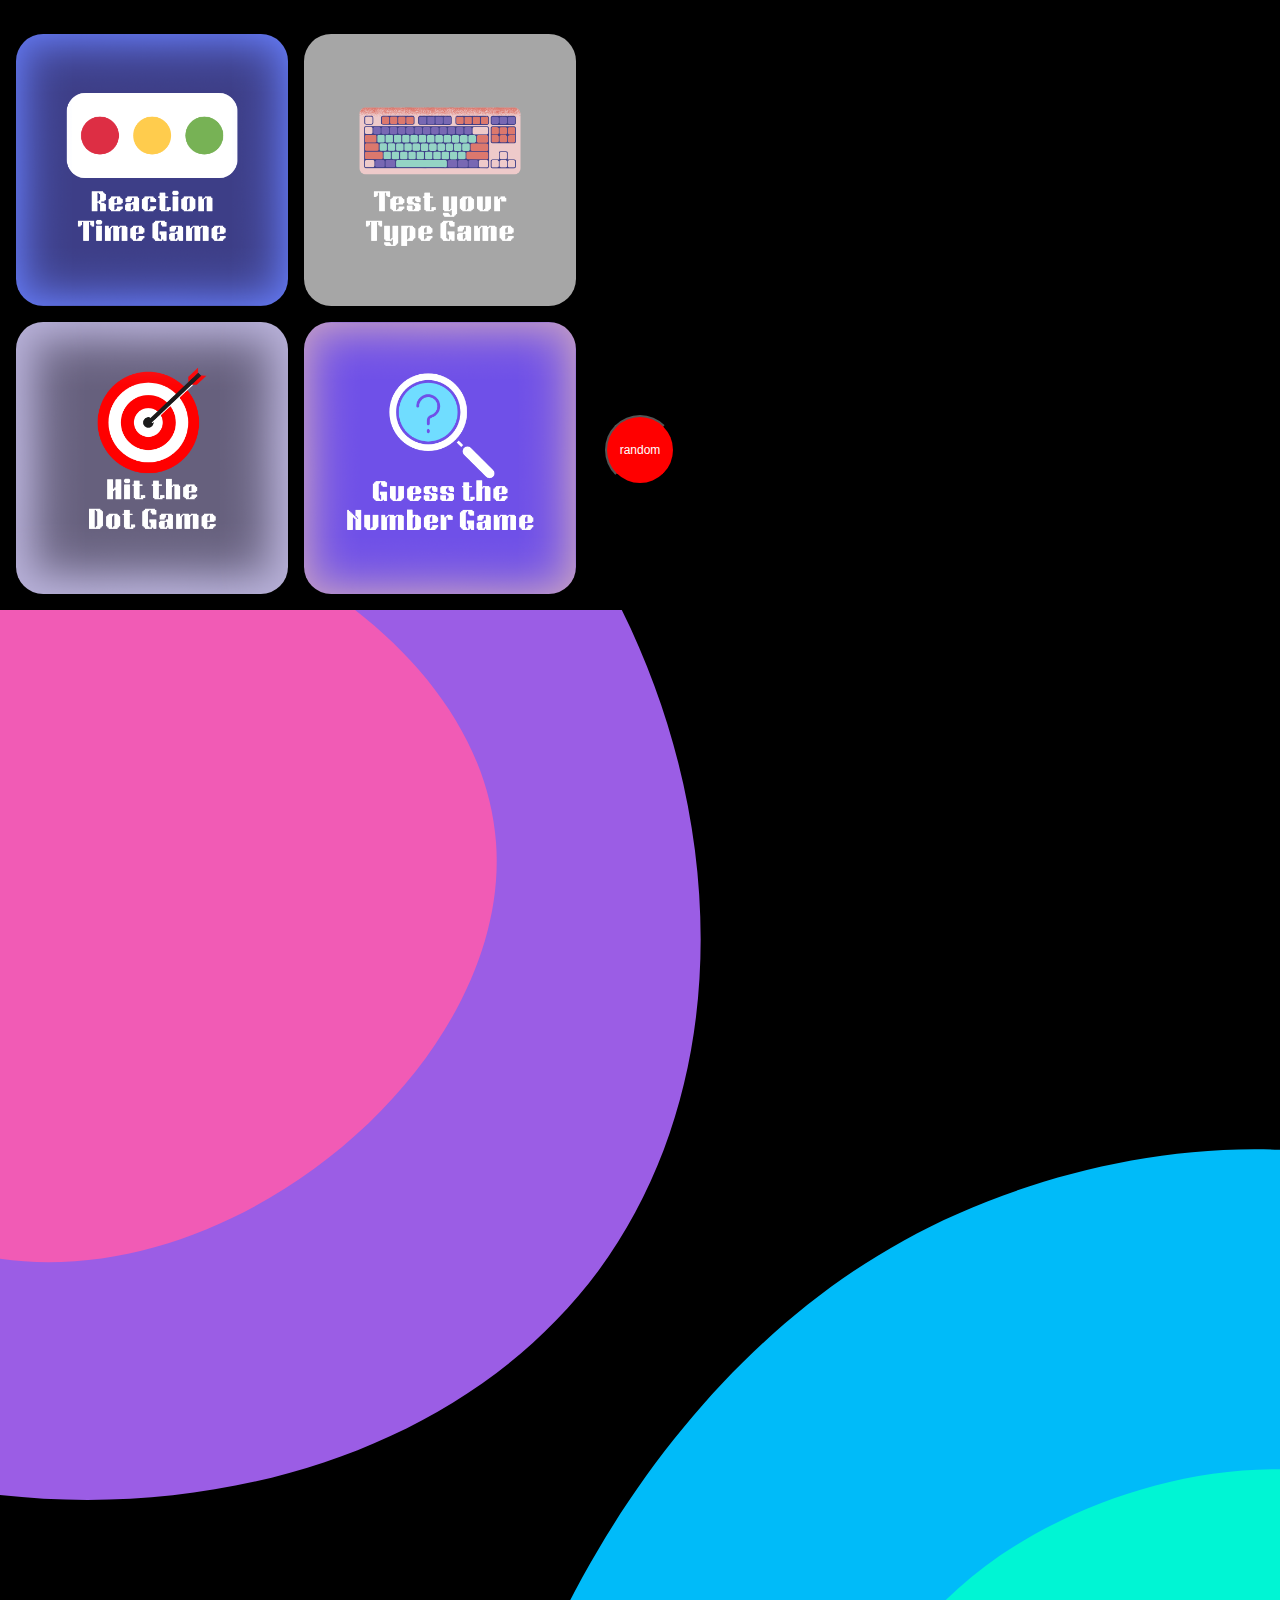
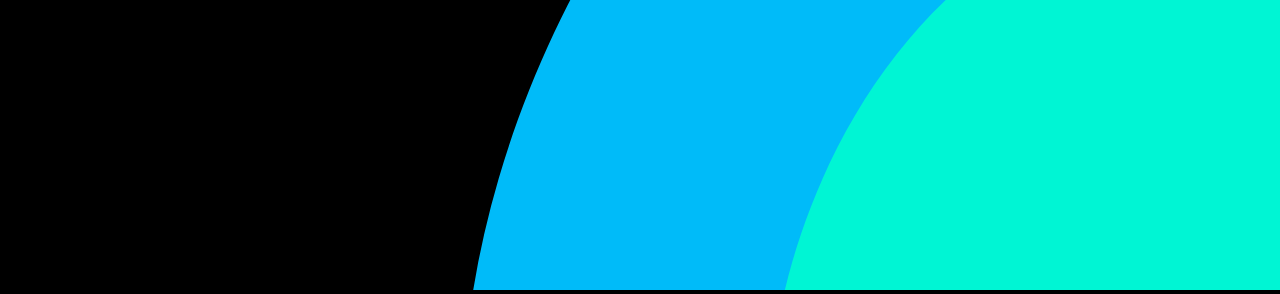
<file: index.html>
<!DOCTYPE html>
<html lang="en">
<head>
    <meta charset="UTF-8">
    <meta name="viewport" content="width=device-width, initial-scale=1.0">
    <title>Document</title>
    <link rel="stylesheet" href="style.css">
</head>
<body>
    <div class="heading">Neuro train</div>
     <div class="grandbox">
        <div class="reaction-game b 1" data-color="active">
            <img src="1.png" alt="Description of the image" width="100%" height="100%" style="object-fit: cover; display: block;" />
        </div>
        <div class="type-game b 2" data-color="active">
            <img src="2.png" alt="Description of the image" width="100%" height="100%" style="object-fit: cover; display: block;" />
        </div>
        <div class="target-game b 3" data-color="active">
            <img src="3.png" alt="Description of the image" width="100%" height="100%" style="object-fit: cover; display: block;" />
        </div>
        <div class="guessno-game b 4" data-color="active">
            <img src="4.png" alt="Description of the image" width="100%" height="100%" style="object-fit: cover; display: block;" />
        </div>
    </div>
    <button class="randomize">random</button>
<svg preserveAspectRatio="xMidYMid slice" viewBox="10 10 80 80">
    <defs>
        <style>
            @keyframes rotate {
					 0% {
                    transform: rotate(0deg);
                }
                100% {
                    transform: rotate(360deg);
                }
            }
            .out-top {
                animation: rotate 20s linear infinite;
                transform-origin: 13px 25px;
            }
            .in-top {
                animation: rotate 10s linear infinite;
                transform-origin: 13px 25px;
            }
            .out-bottom {
                animation: rotate 25s linear infinite;
                transform-origin: 84px 93px;
            }
            .in-bottom {
                animation: rotate 15s linear infinite;
                transform-origin: 84px 93px;
            }
        </style>
    </defs>
    <path fill="#9b5de5" class="out-top" d="M37-5C25.1-14.7,5.7-19.1-9.2-10-28.5,1.8-32.7,31.1-19.8,49c15.5,21.5,52.6,22,67.2,2.3C59.4,35,53.7,8.5,37-5Z"/>
    <path fill="#f15bb5" class="in-top" d="M20.6,4.1C11.6,1.5-1.9,2.5-8,11.2-16.3,23.1-8.2,45.6,7.4,50S42.1,38.9,41,24.5C40.2,14.1,29.4,6.6,20.6,4.1Z"/>
    <path fill="#00bbf9" class="out-bottom" d="M105.9,48.6c-12.4-8.2-29.3-4.8-39.4.8-23.4,12.8-37.7,51.9-19.1,74.1s63.9,15.3,76-5.6c7.6-13.3,1.8-31.1-2.3-43.8C117.6,63.3,114.7,54.3,105.9,48.6Z"/>
    <path fill="#00f5d4" class="in-bottom" d="M102,67.1c-9.6-6.1-22-3.1-29.5,2-15.4,10.7-19.6,37.5-7.6,47.8s35.9,3.9,44.5-12.5C115.5,92.6,113.9,74.6,102,67.1Z"/>
</svg>
    <script src="script.js" defer></script>
</body>
</html>
</file>
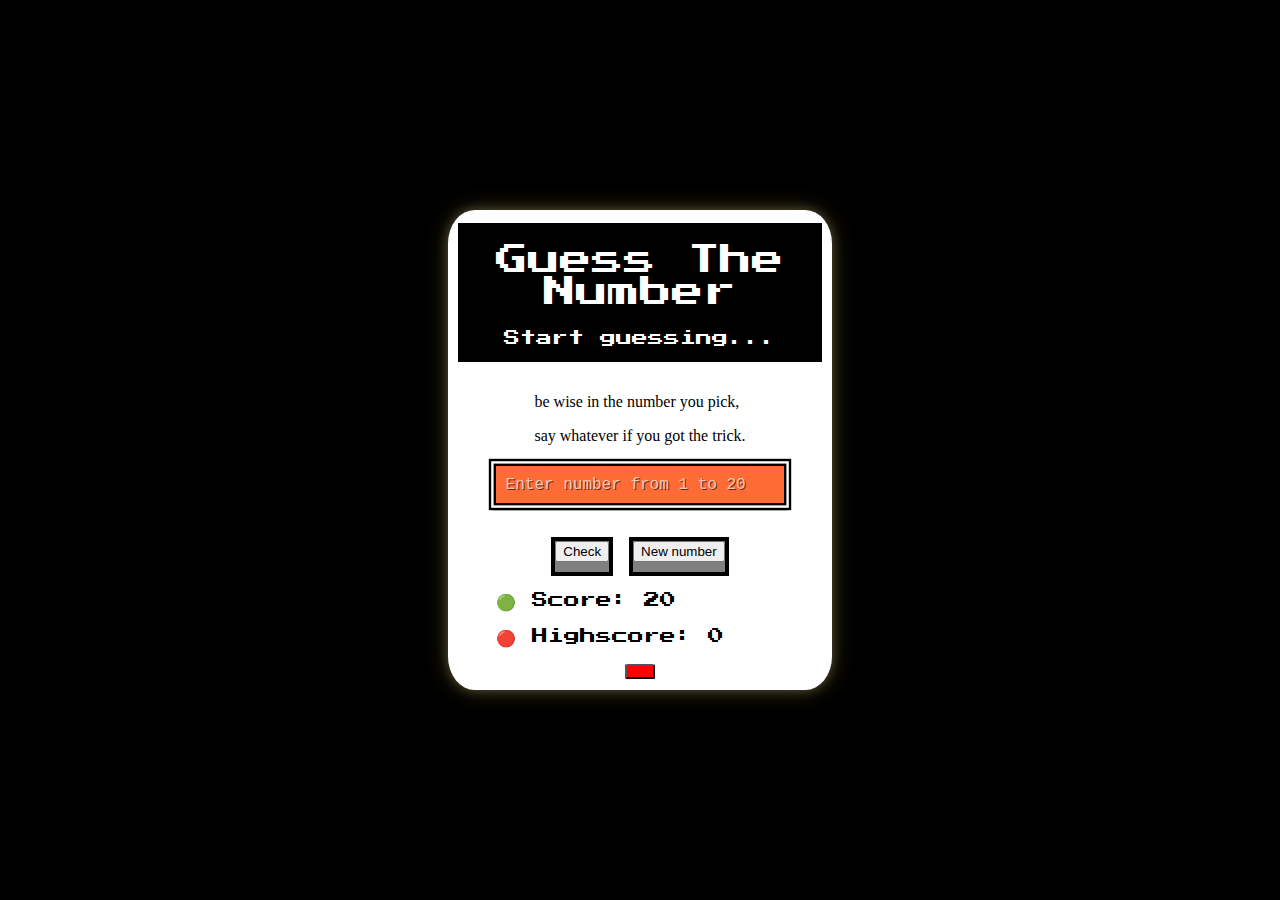
<file: guess.html>
<!DOCTYPE html>
<html lang="en">
<head>
    <meta charset="UTF-8">
    <meta name="viewport" content="width=device-width, initial-scale=1.0">
    <title>Document</title>
    <link rel="stylesheet" href="guess.css">
    <link rel="preconnect" href="https://fonts.googleapis.com">
<link rel="preconnect" href="https://fonts.gstatic.com" crossorigin>
<link href="https://fonts.googleapis.com/css2?family=Press+Start+2P&display=swap" rel="stylesheet">
</head>
<body>
    <div class="box">
        <div class="headings">
            <h1 class="press-start-2p-regular ">Guess The Number</h1>
            <p class="press-start-2p-regular ">Start guessing...</p>
        </div>
        <div class="p">
            <p>be wise in the number you pick,</p>
            <p>say whatever if you got the trick.</p>
        </div>
        <div class="number">
            <div class="uiverse-pixel-input-wrapper">
            <input placeholder="Enter number from 1 to 20" class="uiverse-pixel-input"id="usernumber" type="number"/>
        </div>
        <br>
        <div class="press">
            <div class="box-button">
            <button class="checker"><span>Check</span></button>
            </div>
            <div class="box-button">
                <button class="newe"><span>New number</span></button>
            </div>
        </div>
        <div class="score">
            <p class="press-start-2p-regular"> 🟢 Score: <span class="scoree">20</span></p>
            <p class="press-start-2p-regular">🔴 Highscore: <span class="highscore">0</span></p>
        </div>
         <button class="buto" style="height: 15px; width: 30px; background-color: red;border-radius: 10%;"></button>

    </div>
<script src="guess.js"></script>
</body>
</html>
</file>
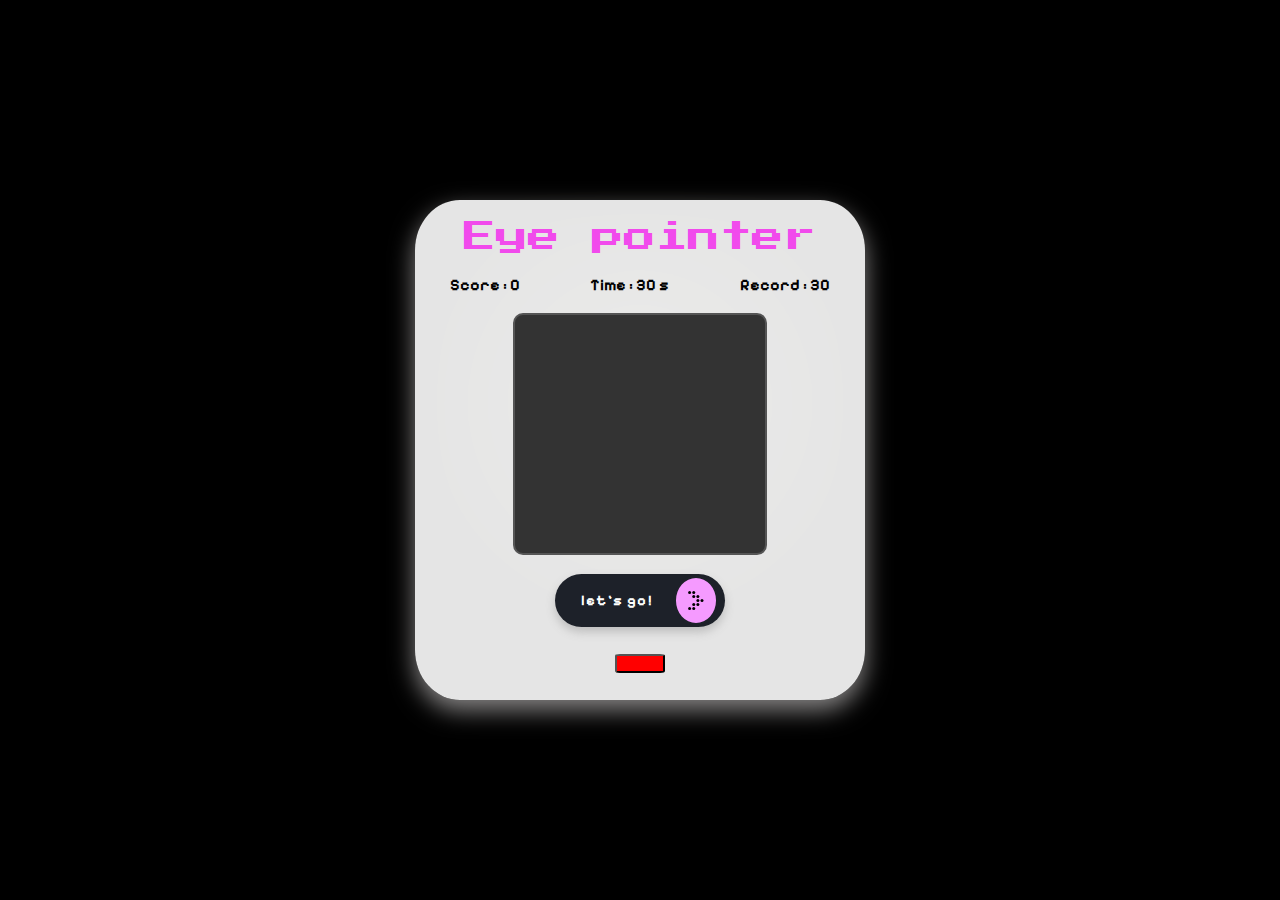
<file: point.html>
<!DOCTYPE html>
<html lang="en">
<head>
    <meta charset="UTF-8">
    <meta name="viewport" content="width=device-width, initial-scale=1.0">
    <link rel="stylesheet" href="point.css">
    <title>game_area</title>
    <link rel="preconnect" href="https://fonts.googleapis.com">
<link rel="preconnect" href="https://fonts.gstatic.com" crossorigin>
<link href="https://fonts.googleapis.com/css2?family=Pixelify+Sans:wght@400..700&family=Press+Start+2P&display=swap" rel="stylesheet">
</head>
<body>
    <div class="box">
        <div class="heading">
            <h1>Eye pointer</h1>
        </div>
        <div class="changable">
            <div class="score">Score : <span class="sco">0</span></div>
            <div class="time">Time : <span class="ti">30</span> s</div>
            <div class="record">Record : <span class="rec">30</span> </div>
        </div>
        <br>
        <div id="game-area">
            <div id="dot"></div>
        </div>
        <br>
        <div class="starter">
            <button class="Btn-Container">
  <span class="text">let's go!</span>
  <span class="icon-Container">
    <svg
      width="16"
      height="19"
      viewBox="0 0 16 19"
      fill="nones"
      xmlns="http://www.w3.org/2000/svg"
    >
      <circle cx="1.61321" cy="1.61321" r="1.5" fill="black"></circle>
      <circle cx="5.73583" cy="1.61321" r="1.5" fill="black"></circle>
      <circle cx="5.73583" cy="5.5566" r="1.5" fill="black"></circle>
      <circle cx="9.85851" cy="5.5566" r="1.5" fill="black"></circle>
      <circle cx="9.85851" cy="9.5" r="1.5" fill="black"></circle>
      <circle cx="13.9811" cy="9.5" r="1.5" fill="black"></circle>
      <circle cx="5.73583" cy="13.4434" r="1.5" fill="black"></circle>
      <circle cx="9.85851" cy="13.4434" r="1.5" fill="black"></circle>
      <circle cx="1.61321" cy="17.3868" r="1.5" fill="black"></circle>
      <circle cx="5.73583" cy="17.3868" r="1.5" fill="black"></circle>
    </svg>
  </span>
</button>

        </div>
        <br>
        <button class="buto" style="height: 20px; width: 50px; background-color: red;border-radius: 10%;"></button>
        <br>
    </div>
    <script src="point.js"></script>
</body>
</html>
</file>
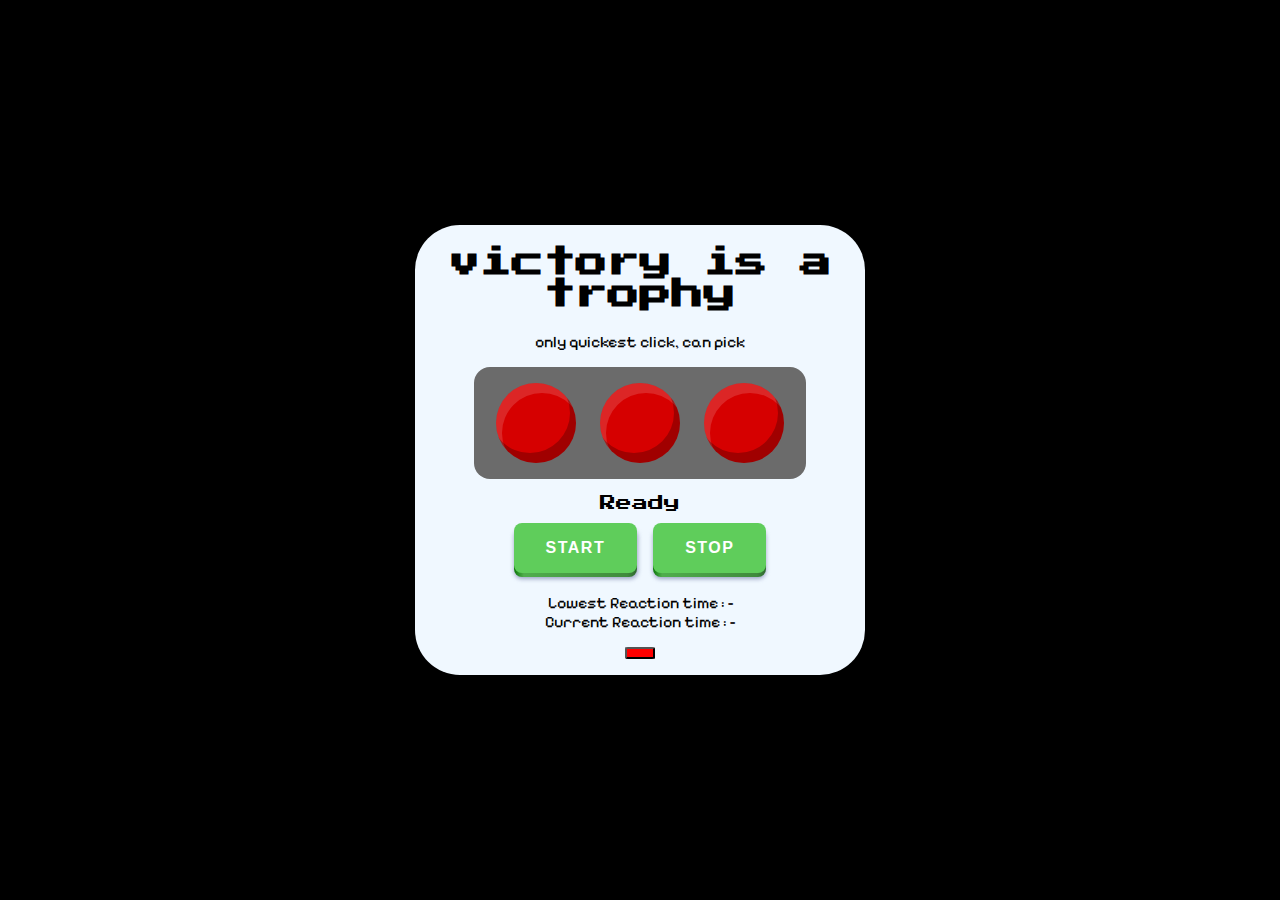
<file: reaction.html>
<!DOCTYPE html>
<html lang="en">
<head>
    <meta charset="UTF-8">
    <meta name="viewport" content="width=device-width, initial-scale=1.0">
    <title>Document</title>
    <link rel="stylesheet" href="reactiongame.css">
    <link rel="preconnect" href="https://fonts.googleapis.com">
<link rel="preconnect" href="https://fonts.gstatic.com" crossorigin>
<link href="https://fonts.googleapis.com/css2?family=Pixelify+Sans:wght@400..700&family=Press+Start+2P&display=swap" rel="stylesheet">
</head>
<body>
    <div class="container">
        <div class="text">
            <h1>victory is a trophy</h1>
            <p>only quickest click, can pick</p>
        </div>
        <div class="indicator">
            <div class="g"></div>
            <div class="g"></div>
            <div class="g"></div>
        </div>
        <br>
        <div class="display">
            <div class="status">Ready</div>
        </div>
        <br>
        <div class="start">
            <button class="pushable starto">
                <span class="shadow"></span>
                <span class="edge"></span>
                <span class="front"> Start </span>
            </button>
            <button class="pushable stopo">
                <span class="shadow"></span>
                <span class="edge"></span>
                <span class="front"> Stop </span>
            </button>
        </div>
        <br>
        <div class="records">
            <div class="high">Lowest Reaction time : <span class="lrt">-</span></div>
            <div class="current">Current Reaction time : <span class="crt">-</span></div>
        </div>
        <br>
        <button class="buto" style="height: 30px; width: 30px; background-color: red;border-radius: 10%;"></button>
        <br>

    </div>
    <script src="reactiongame.js"></script>
</body>
</html>
</file>
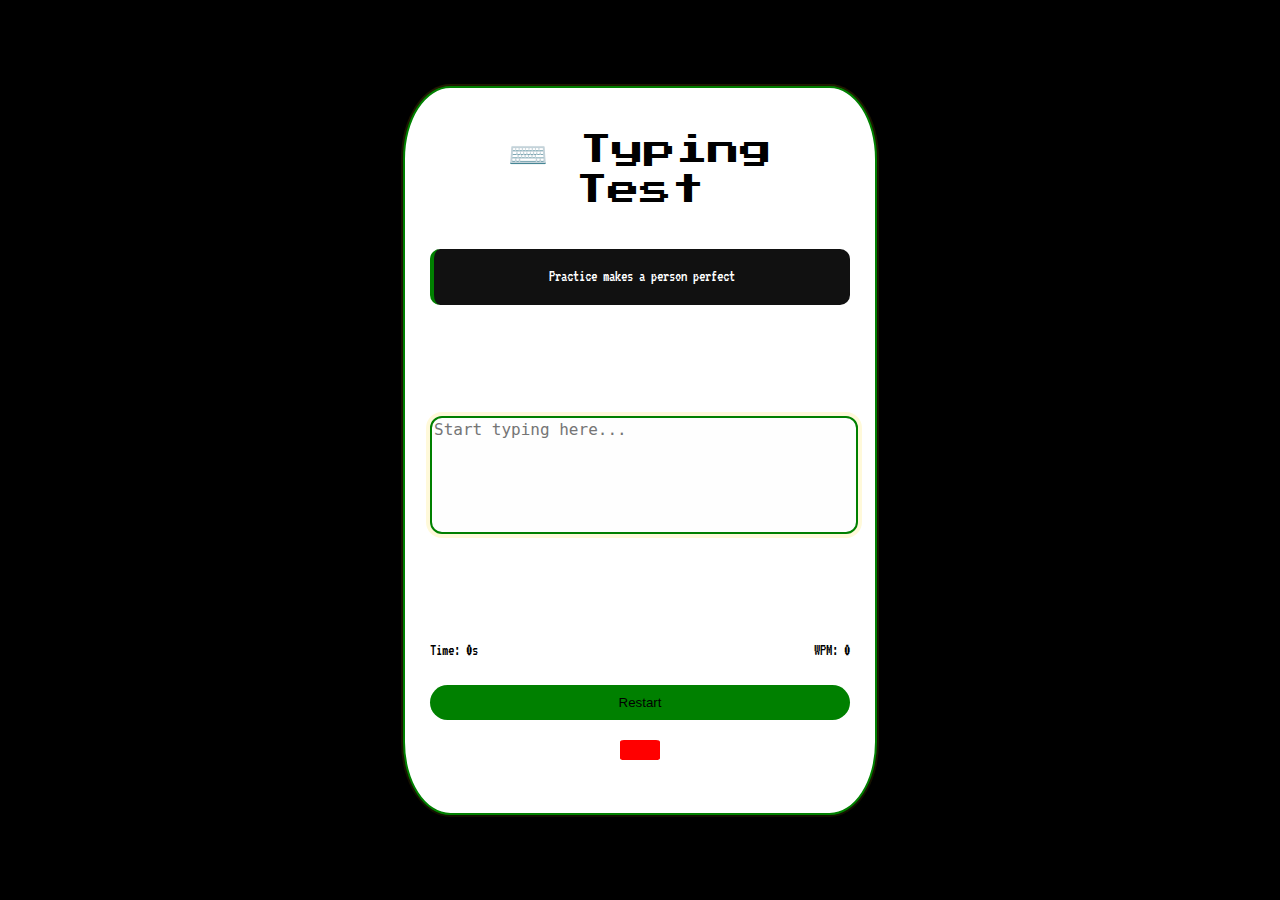
<file: type-test.html>
<!DOCTYPE html>
<html lang="en">
<head>
  <meta charset="UTF-8" />
  <title>Typing Test Game</title>
  <link rel="stylesheet" href="type-test.css" />
  <link rel="preconnect" href="https://fonts.googleapis.com">
<link rel="preconnect" href="https://fonts.gstatic.com" crossorigin>
<link href="https://fonts.googleapis.com/css2?family=Pixelify+Sans:wght@400..700&family=Press+Start+2P&family=VT323&display=swap" rel="stylesheet">
</head>
<body>

  <div class="container">
    <h1>⌨️ Typing Test</h1>

    <p class="sentence" id="sentence"></p>

    <textarea 
      id="input"
      placeholder="Start typing here..."
      autofocus
    ></textarea>

    <div class="stats">
      <span>Time: <b id="time">0</b>s</span>
      <span>WPM: <b id="wpm">0</b></span>
    </div>

    <button id="restart">Restart</button>
    <br>
        <button class="buto" style="height: 15px; width: 30px; background-color: red;border-radius: 10%;"></button>
  </div>

  <script src="type-test.js"></script>
</body>
</html>
</file>
<file: style.css>
*{margin:0;
    padding:0;
}    
body {
    background-color: #fee440;
  

}
h1{
    font-family: "Press Start 2P", system-ui;
  font-weight: 400;
  font-style: normal;
}
.set{
    display: flex;
    flex-direction: row;
    justify-content: space-between;
    align-items: center;
    padding: 2rem;
}
.active{
    border: 2px solid #fee440;
    box-shadow: 0 0 7px 2px rgba(254, 228, 64, 0.8);
}
.randomize{
    z-index: 5;
    position: absolute;
    height:70px;
    width: 70px;
    border-radius: 50%;
    top: 50%;
    left: 50%;
    transform: translate(-50%, -50%);
    display:flex;
    justify-content: center;
    align-items: center;
    background-color: red;
    color:white;
    font-size: 12px;
}

.heading {
    display: flex;
    flex-direction: column;
    gap: 1rem;
}
p{
  font-family: "VT323", monospace;
  font-weight: 400;
  font-style: normal;

}

.heading h1 {
    color: #fff700;
    margin: 0;
}
.idk{
    color: white;

}
.grandbox{
    height: 37rem;
    width: 37rem;
    background-color: black;
    position: relative;
    top: auto;
    left: auto;
    transform: none;
    z-index: 1;
    border-radius: 7%;
    display: grid;
    grid-template-columns: repeat(2, 1fr);
    grid-template-rows: repeat(2, 1fr);
    gap: 1rem;
    padding: 1rem;
    box-sizing: border-box;
}
.grandbox img {
    border-radius: 10px;
    display: block;
}
.b{
    background-color: black;
    width: 100%;
    height: 100%;
    box-sizing: border-box;
    border-radius: 10%;
    overflow: hidden;
}
body{
    background-color: black;
}

.brick {
  height: 2px;
  width: 2px;
  box-shadow: 2px 2px 0px #ff9999, 4px 2px 0px #ff9999, 6px 2px 0px #ff9999,
    8px 2px 0px #ff9999, 10px 2px 0px #ff9999, 12px 2px 0px #ff9999,
    14px 2px 0px #ff9999, 16px 2px 0px #ff9999, 18px 2px 0px #ff9999,
    20px 2px 0px #ff9999, 22px 2px 0px #ff9999, 24px 2px 0px #ff9999,
    26px 2px 0px #ff9999, 28px 2px 0px #ff9999, 30px 2px 0px #ff9999,
    32px 2px 0px #ff9999, 2px 4px 0px #cc3300, 4px 4px 0px #cc3300,
    6px 4px 0px #cc3300, 8px 4px 0px #cc3300, 10px 4px 0px #cc3300,
    12px 4px 0px #cc3300, 14px 4px 0px #cc3300, 16px 4px 0px #000,
    18px 4px 0px #cc3300, 20px 4px 0px #cc3300, 22px 4px 0px #cc3300,
    24px 4px 0px #cc3300, 26px 4px 0px #cc3300, 28px 4px 0px #cc3300,
    30px 4px 0px #cc3300, 32px 4px 0px #000, 2px 6px 0px #cc3300,
    4px 6px 0px #cc3300, 6px 6px 0px #cc3300, 8px 6px 0px #cc3300,
    10px 6px 0px #cc3300, 12px 6px 0px #cc3300, 14px 6px 0px #cc3300,
    16px 6px 0px #000, 18px 6px 0px #cc3300, 20px 6px 0px #cc3300,
    22px 6px 0px #cc3300, 24px 6px 0px #cc3300, 26px 6px 0px #cc3300,
    28px 6px 0px #cc3300, 30px 6px 0px #cc3300, 32px 6px 0px #000,
    2px 8px 0px #000, 4px 8px 0px #000, 6px 8px 0px #000, 8px 8px 0px #000,
    10px 8px 0px #000, 12px 8px 0px #000, 14px 8px 0px #000, 16px 8px 0px #000,
    18px 8px 0px #000, 20px 8px 0px #000, 22px 8px 0px #000, 24px 8px 0px #000,
    26px 8px 0px #000, 28px 8px 0px #000, 30px 8px 0px #000, 32px 8px 0px #000,
    2px 10px 0px #cc3300, 4px 10px 0px #cc3300, 6px 10px 0px #cc3300,
    8px 10px 0px #000, 10px 10px 0px #cc3300, 12px 10px 0px #cc3300,
    14px 10px 0px #cc3300, 16px 10px 0px #cc3300, 18px 10px 0px #cc3300,
    20px 10px 0px #cc3300, 22px 10px 0px #cc3300, 24px 10px 0px #000,
    26px 10px 0px #cc3300, 28px 10px 0px #cc3300, 30px 10px 0px #cc3300,
    32px 10px 0px #cc3300, 2px 12px 0px #cc3300, 4px 12px 0px #cc3300,
    6px 12px 0px #cc3300, 8px 12px 0px #000, 10px 12px 0px #cc3300,
    12px 12px 0px #cc3300, 14px 12px 0px #cc3300, 16px 12px 0px #cc3300,
    18px 12px 0px #cc3300, 20px 12px 0px #cc3300, 22px 12px 0px #cc3300,
    24px 12px 0px #000, 26px 12px 0px #cc3300, 28px 12px 0px #cc3300,
    30px 12px 0px #cc3300, 32px 12px 0px #cc3300, 2px 14px 0px #cc3300,
    4px 14px 0px #cc3300, 6px 14px 0px #cc3300, 8px 14px 0px #000,
    10px 14px 0px #cc3300, 12px 14px 0px #cc3300, 14px 14px 0px #cc3300,
    16px 14px 0px #cc3300, 18px 14px 0px #cc3300, 20px 14px 0px #cc3300,
    22px 14px 0px #cc3300, 24px 14px 0px #000, 26px 14px 0px #cc3300,
    28px 14px 0px #cc3300, 30px 14px 0px #cc3300, 32px 14px 0px #cc3300,
    2px 16px 0px #000, 4px 16px 0px #000, 6px 16px 0px #000, 8px 16px 0px #000,
    10px 16px 0px #000, 12px 16px 0px #000, 14px 16px 0px #000,
    16px 16px 0px #000, 18px 16px 0px #000, 20px 16px 0px #000,
    22px 16px 0px #000, 24px 16px 0px #000, 26px 16px 0px #000,
    28px 16px 0px #000, 30px 16px 0px #000, 32px 16px 0px #000,
    2px 18px 0px #cc3300, 4px 18px 0px #cc3300, 6px 18px 0px #cc3300,
    8px 18px 0px #cc3300, 10px 18px 0px #cc3300, 12px 18px 0px #cc3300,
    14px 18px 0px #cc3300, 16px 18px 0px #000, 18px 18px 0px #cc3300,
    20px 18px 0px #cc3300, 22px 18px 0px #cc3300, 24px 18px 0px #cc3300,
    26px 18px 0px #cc3300, 28px 18px 0px #cc3300, 30px 18px 0px #cc3300,
    32px 18px 0px #000, 2px 20px 0px #cc3300, 4px 20px 0px #cc3300,
    6px 20px 0px #cc3300, 8px 20px 0px #cc3300, 10px 20px 0px #cc3300,
    12px 20px 0px #cc3300, 14px 20px 0px #cc3300, 16px 20px 0px #000,
    18px 20px 0px #cc3300, 20px 20px 0px #cc3300, 22px 20px 0px #cc3300,
    24px 20px 0px #cc3300, 26px 20px 0px #cc3300, 28px 20px 0px #cc3300,
    30px 20px 0px #cc3300, 32px 20px 0px #000, 2px 22px 0px #cc3300,
    4px 22px 0px #cc3300, 6px 22px 0px #cc3300, 8px 22px 0px #cc3300,
    10px 22px 0px #cc3300, 12px 22px 0px #cc3300, 14px 22px 0px #cc3300,
    16px 22px 0px #000, 18px 22px 0px #cc3300, 20px 22px 0px #cc3300,
    22px 22px 0px #cc3300, 24px 22px 0px #cc3300, 26px 22px 0px #cc3300,
    28px 22px 0px #cc3300, 30px 22px 0px #cc3300, 32px 22px 0px #000,
    2px 24px 0px #000, 4px 24px 0px #000, 6px 24px 0px #000, 8px 24px 0px #000,
    10px 24px 0px #000, 12px 24px 0px #000, 14px 24px 0px #000,
    16px 24px 0px #000, 18px 24px 0px #000, 20px 24px 0px #000,
    22px 24px 0px #000, 24px 24px 0px #000, 26px 24px 0px #000,
    28px 24px 0px #000, 30px 24px 0px #000, 32px 24px 0px #000,
    2px 26px 0px #cc3300, 4px 26px 0px #cc3300, 6px 26px 0px #cc3300,
    8px 26px 0px #000, 10px 26px 0px #cc3300, 12px 26px 0px #cc3300,
    14px 26px 0px #cc3300, 16px 26px 0px #cc3300, 18px 26px 0px #cc3300,
    20px 26px 0px #cc3300, 22px 26px 0px #cc3300, 24px 26px 0px #000,
    26px 26px 0px #cc3300, 28px 26px 0px #cc3300, 30px 26px 0px #cc3300,
    32px 26px 0px #cc3300, 2px 28px 0px #cc3300, 4px 28px 0px #cc3300,
    6px 28px 0px #cc3300, 8px 28px 0px #000, 10px 28px 0px #cc3300,
    12px 28px 0px #cc3300, 14px 28px 0px #cc3300, 16px 28px 0px #cc3300,
    18px 28px 0px #cc3300, 20px 28px 0px #cc3300, 22px 28px 0px #cc3300,
    24px 28px 0px #000, 26px 28px 0px #cc3300, 28px 28px 0px #cc3300,
    30px 28px 0px #cc3300, 32px 28px 0px #cc3300, 2px 30px 0px #cc3300,
    4px 30px 0px #cc3300, 6px 30px 0px #cc3300, 8px 30px 0px #000,
    10px 30px 0px #cc3300, 12px 30px 0px #cc3300, 14px 30px 0px #cc3300,
    16px 30px 0px #cc3300, 18px 30px 0px #cc3300, 20px 30px 0px #cc3300,
    22px 30px 0px #cc3300, 24px 30px 0px #000, 26px 30px 0px #cc3300,
    28px 30px 0px #cc3300, 30px 30px 0px #cc3300, 32px 30px 0px #cc3300,
    2px 32px 0px #000, 4px 32px 0px #000, 6px 32px 0px #000, 8px 32px 0px #000,
    10px 32px 0px #000, 12px 32px 0px #000, 14px 32px 0px #000,
    16px 32px 0px #000, 18px 32px 0px #000, 20px 32px 0px #000,
    22px 32px 0px #000, 24px 32px 0px #000, 26px 32px 0px #000,
    28px 32px 0px #000, 30px 32px 0px #000, 32px 32px 0px #000;
}
.brick.one {
  transform: translateX(-60px);
}
.mush {
  height: 2px;
  width: 2px;
  box-shadow: 14px 2px 0px #fc9838, 16px 2px 0px #fc9838, 18px 2px 0px #fc9838,
    20px 2px 0px #fc9838, 12px 4px 0px #fc9838, 14px 4px 0px #fc9838,
    16px 4px 0px #fc9838, 18px 4px 0px #fc9838, 20px 4px 0px #d82800,
    22px 4px 0px #d82800, 10px 6px 0px #fc9838, 12px 6px 0px #fc9838,
    14px 6px 0px #fc9838, 16px 6px 0px #fc9838, 18px 6px 0px #d82800,
    20px 6px 0px #d82800, 22px 6px 0px #d82800, 24px 6px 0px #d82800,
    8px 8px 0px #fc9838, 10px 8px 0px #fc9838, 12px 8px 0px #fc9838,
    14px 8px 0px #fc9838, 16px 8px 0px #fc9838, 18px 8px 0px #d82800,
    20px 8px 0px #d82800, 22px 8px 0px #d82800, 24px 8px 0px #d82800,
    26px 8px 0px #d82800, 6px 10px 0px #fc9838, 8px 10px 0px #fc9838,
    10px 10px 0px #fc9838, 12px 10px 0px #fc9838, 14px 10px 0px #fc9838,
    16px 10px 0px #fc9838, 18px 10px 0px #fc9838, 20px 10px 0px #d82800,
    22px 10px 0px #d82800, 24px 10px 0px #d82800, 26px 10px 0px #fc9838,
    28px 10px 0px #fc9838, 4px 12px 0px #fc9838, 6px 12px 0px #fc9838,
    8px 12px 0px #d82800, 10px 12px 0px #d82800, 12px 12px 0px #d82800,
    14px 12px 0px #fc9838, 16px 12px 0px #fc9838, 18px 12px 0px #fc9838,
    20px 12px 0px #fc9838, 22px 12px 0px #fc9838, 24px 12px 0px #fc9838,
    26px 12px 0px #fc9838, 28px 12px 0px #fc9838, 30px 12px 0px #fc9838,
    4px 14px 0px #fc9838, 6px 14px 0px #d82800, 8px 14px 0px #d82800,
    10px 14px 0px #d82800, 12px 14px 0px #d82800, 14px 14px 0px #d82800,
    16px 14px 0px #fc9838, 18px 14px 0px #fc9838, 20px 14px 0px #fc9838,
    22px 14px 0px #fc9838, 24px 14px 0px #fc9838, 26px 14px 0px #fc9838,
    28px 14px 0px #fc9838, 30px 14px 0px #fc9838, 2px 16px 0px #fc9838,
    4px 16px 0px #fc9838, 6px 16px 0px #d82800, 8px 16px 0px #d82800,
    10px 16px 0px #d82800, 12px 16px 0px #d82800, 14px 16px 0px #d82800,
    16px 16px 0px #fc9838, 18px 16px 0px #fc9838, 20px 16px 0px #fc9838,
    22px 16px 0px #fc9838, 24px 16px 0px #fc9838, 26px 16px 0px #d82800,
    28px 16px 0px #d82800, 30px 16px 0px #fc9838, 32px 16px 0px #fc9838,
    2px 18px 0px #fc9838, 4px 18px 0px #fc9838, 6px 18px 0px #d82800,
    8px 18px 0px #d82800, 10px 18px 0px #d82800, 12px 18px 0px #d82800,
    14px 18px 0px #d82800, 16px 18px 0px #fc9838, 18px 18px 0px #fc9838,
    20px 18px 0px #fc9838, 22px 18px 0px #fc9838, 24px 18px 0px #fc9838,
    26px 18px 0px #d82800, 28px 18px 0px #d82800, 30px 18px 0px #d82800,
    32px 18px 0px #fc9838, 2px 20px 0px #fc9838, 4px 20px 0px #fc9838,
    6px 20px 0px #fc9838, 8px 20px 0px #d82800, 10px 20px 0px #d82800,
    12px 20px 0px #d82800, 14px 20px 0px #fc9838, 16px 20px 0px #fc9838,
    18px 20px 0px #fc9838, 20px 20px 0px #fc9838, 22px 20px 0px #fc9838,
    24px 20px 0px #fc9838, 26px 20px 0px #fc9838, 28px 20px 0px #d82800,
    30px 20px 0px #d82800, 32px 20px 0px #fc9838, 2px 22px 0px #fc9838,
    4px 22px 0px #fc9838, 6px 22px 0px #fc9838, 8px 22px 0px #fc9838,
    10px 22px 0px #fc9838, 12px 22px 0px #fc9838, 14px 22px 0px #fc9838,
    16px 22px 0px #fc9838, 18px 22px 0px #fc9838, 20px 22px 0px #fc9838,
    22px 22px 0px #fc9838, 24px 22px 0px #fc9838, 26px 22px 0px #fc9838,
    28px 22px 0px #fc9838, 30px 22px 0px #fc9838, 32px 22px 0px #fc9838,
    4px 24px 0px #fc9838, 6px 24px 0px #d82800, 8px 24px 0px #d82800,
    10px 24px 0px #d82800, 12px 24px 0px #fff, 14px 24px 0px #fff,
    16px 24px 0px #fff, 18px 24px 0px #fff, 20px 24px 0px #fff,
    22px 24px 0px #fff, 24px 24px 0px #d82800, 26px 24px 0px #d82800,
    28px 24px 0px #d82800, 30px 24px 0px #fc9838, 10px 26px 0px #fff,
    12px 26px 0px #fff, 14px 26px 0px #fff, 16px 26px 0px #fff,
    18px 26px 0px #fff, 20px 26px 0px #fff, 22px 26px 0px #fff,
    24px 26px 0px #fff, 10px 28px 0px #fff, 12px 28px 0px #fff,
    14px 28px 0px #fff, 16px 28px 0px #fff, 18px 28px 0px #fff,
    20px 28px 0px #fff, 22px 28px 0px #fc9838, 24px 28px 0px #fff,
    10px 30px 0px #fff, 12px 30px 0px #fff, 14px 30px 0px #fff,
    16px 30px 0px #fff, 18px 30px 0px #fff, 20px 30px 0px #fff,
    22px 30px 0px #fc9838, 24px 30px 0px #fff, 12px 32px 0px #fff,
    14px 32px 0px #fff, 16px 32px 0px #fff, 18px 32px 0px #fff,
    20px 32px 0px #fc9838, 22px 32px 0px #fff;
  transform: translate(-0px, -0px);
  z-index: -1;
  opacity: 0;
}
.box {
  position: absolute;
  background-color: rgba(46, 37, 37, 0);
  z-index: 3;
  width: 34px;
  height: 34px;
}
.box:hover + .mush {
  animation: mush 0.5s linear forwards;
  opacity: 1;
}
@keyframes mush {
  0% {
    transform: scale(0.8) translate(-0px, -0px);
  }
  50% {
    transform: scale(1.1) translate(-0px, -80px);
  }
  100% {
    transform: scale(1.1) translate(-0px, -35px);
  }
}
.tooltip-mario-container {
  height: 2px;
  width: 2px;
  box-shadow: 4px 2px 0px #ce3100, 6px 2px 0px #ce3100, 8px 2px 0px #ce3100,
    10px 2px 0px #ce3100, 12px 2px 0px #ce3100, 14px 2px 0px #ce3100,
    16px 2px 0px #ce3100, 18px 2px 0px #ce3100, 20px 2px 0px #ce3100,
    22px 2px 0px #ce3100, 24px 2px 0px #ce3100, 26px 2px 0px #ce3100,
    28px 2px 0px #ce3100, 30px 2px 0px #ce3100, 2px 4px 0px #ce3100,
    4px 4px 0px #ff9c31, 6px 4px 0px #ff9c31, 8px 4px 0px #ff9c31,
    10px 4px 0px #ff9c31, 12px 4px 0px #ff9c31, 14px 4px 0px #ff9c31,
    16px 4px 0px #ff9c31, 18px 4px 0px #ff9c31, 20px 4px 0px #ff9c31,
    22px 4px 0px #ff9c31, 24px 4px 0px #ff9c31, 26px 4px 0px #ff9c31,
    28px 4px 0px #ff9c31, 30px 4px 0px #ff9c31, 32px 4px 0px #000,
    2px 6px 0px #ce3100, 4px 6px 0px #ff9c31, 6px 6px 0px #000,
    8px 6px 0px #ff9c31, 10px 6px 0px #ff9c31, 12px 6px 0px #ff9c31,
    14px 6px 0px #ff9c31, 16px 6px 0px #ff9c31, 18px 6px 0px #ff9c31,
    20px 6px 0px #ff9c31, 22px 6px 0px #ff9c31, 24px 6px 0px #ff9c31,
    26px 6px 0px #ff9c31, 28px 6px 0px #000, 30px 6px 0px #ff9c31,
    32px 6px 0px #000, 2px 8px 0px #ce3100, 4px 8px 0px #ff9c31,
    6px 8px 0px #ff9c31, 8px 8px 0px #ff9c31, 10px 8px 0px #ff9c31,
    12px 8px 0px #ce3100, 14px 8px 0px #ce3100, 16px 8px 0px #ce3100,
    18px 8px 0px #ce3100, 20px 8px 0px #ce3100, 22px 8px 0px #ff9c31,
    24px 8px 0px #ff9c31, 26px 8px 0px #ff9c31, 28px 8px 0px #ff9c31,
    30px 8px 0px #ff9c31, 32px 8px 0px #000, 2px 10px 0px #ce3100,
    4px 10px 0px #ff9c31, 6px 10px 0px #ff9c31, 8px 10px 0px #ff9c31,
    10px 10px 0px #ce3100, 12px 10px 0px #ce3100, 14px 10px 0px #000,
    16px 10px 0px #000, 18px 10px 0px #000, 20px 10px 0px #ce3100,
    22px 10px 0px #ce3100, 24px 10px 0px #ff9c31, 26px 10px 0px #ff9c31,
    28px 10px 0px #ff9c31, 30px 10px 0px #ff9c31, 32px 10px 0px #000,
    2px 12px 0px #ce3100, 4px 12px 0px #ff9c31, 6px 12px 0px #ff9c31,
    8px 12px 0px #ff9c31, 10px 12px 0px #ce3100, 12px 12px 0px #ce3100,
    14px 12px 0px #000, 16px 12px 0px #ff9c31, 18px 12px 0px #ff9c31,
    20px 12px 0px #ce3100, 22px 12px 0px #ce3100, 24px 12px 0px #000,
    26px 12px 0px #ff9c31, 28px 12px 0px #ff9c31, 30px 12px 0px #ff9c31,
    32px 12px 0px #000, 2px 14px 0px #ce3100, 4px 14px 0px #ff9c31,
    6px 14px 0px #ff9c31, 8px 14px 0px #ff9c31, 10px 14px 0px #ce3100,
    12px 14px 0px #ce3100, 14px 14px 0px #000, 16px 14px 0px #ff9c31,
    18px 14px 0px #ff9c31, 20px 14px 0px #ce3100, 22px 14px 0px #ce3100,
    24px 14px 0px #000, 26px 14px 0px #ff9c31, 28px 14px 0px #ff9c31,
    30px 14px 0px #ff9c31, 32px 14px 0px #000, 2px 16px 0px #ce3100,
    4px 16px 0px #ff9c31, 6px 16px 0px #ff9c31, 8px 16px 0px #ff9c31,
    10px 16px 0px #ff9c31, 12px 16px 0px #000, 14px 16px 0px #000,
    16px 16px 0px #ff9c31, 18px 16px 0px #ce3100, 20px 16px 0px #ce3100,
    22px 16px 0px #ce3100, 24px 16px 0px #000, 26px 16px 0px #ff9c31,
    28px 16px 0px #ff9c31, 30px 16px 0px #ff9c31, 32px 16px 0px #000,
    2px 18px 0px #ce3100, 4px 18px 0px #ff9c31, 6px 18px 0px #ff9c31,
    8px 18px 0px #ff9c31, 10px 18px 0px #ff9c31, 12px 18px 0px #ff9c31,
    14px 18px 0px #ff9c31, 16px 18px 0px #ce3100, 18px 18px 0px #ce3100,
    20px 18px 0px #000, 22px 18px 0px #000, 24px 18px 0px #000,
    26px 18px 0px #ff9c31, 28px 18px 0px #ff9c31, 30px 18px 0px #ff9c31,
    32px 18px 0px #000, 2px 20px 0px #ce3100, 4px 20px 0px #ff9c31,
    6px 20px 0px #ff9c31, 8px 20px 0px #ff9c31, 10px 20px 0px #ff9c31,
    12px 20px 0px #ff9c31, 14px 20px 0px #ff9c31, 16px 20px 0px #ce3100,
    18px 20px 0px #ce3100, 20px 20px 0px #000, 22px 20px 0px #ff9c31,
    24px 20px 0px #ff9c31, 26px 20px 0px #ff9c31, 28px 20px 0px #ff9c31,
    30px 20px 0px #ff9c31, 32px 20px 0px #000, 2px 22px 0px #ce3100,
    4px 22px 0px #ff9c31, 6px 22px 0px #ff9c31, 8px 22px 0px #ff9c31,
    10px 22px 0px #ff9c31, 12px 22px 0px #ff9c31, 14px 22px 0px #ff9c31,
    16px 22px 0px #ff9c31, 18px 22px 0px #000, 20px 22px 0px #000,
    22px 22px 0px #ff9c31, 24px 22px 0px #ff9c31, 26px 22px 0px #ff9c31,
    28px 22px 0px #ff9c31, 30px 22px 0px #ff9c31, 32px 22px 0px #000,
    2px 24px 0px #ce3100, 4px 24px 0px #ff9c31, 6px 24px 0px #ff9c31,
    8px 24px 0px #ff9c31, 10px 24px 0px #ff9c31, 12px 24px 0px #ff9c31,
    14px 24px 0px #ff9c31, 16px 24px 0px #ce3100, 18px 24px 0px #ce3100,
    20px 24px 0px #ff9c31, 22px 24px 0px #ff9c31, 24px 24px 0px #ff9c31,
    26px 24px 0px #ff9c31, 28px 24px 0px #ff9c31, 30px 24px 0px #ff9c31,
    32px 24px 0px #000, 2px 26px 0px #ce3100, 4px 26px 0px #ff9c31,
    6px 26px 0px #ff9c31, 8px 26px 0px #ff9c31, 10px 26px 0px #ff9c31,
    12px 26px 0px #ff9c31, 14px 26px 0px #ff9c31, 16px 26px 0px #ce3100,
    18px 26px 0px #ce3100, 20px 26px 0px #000, 22px 26px 0px #ff9c31,
    24px 26px 0px #ff9c31, 26px 26px 0px #ff9c31, 28px 26px 0px #ff9c31,
    30px 26px 0px #ff9c31, 32px 26px 0px #000, 2px 28px 0px #ce3100,
    4px 28px 0px #ff9c31, 6px 28px 0px #000, 8px 28px 0px #ff9c31,
    10px 28px 0px #ff9c31, 12px 28px 0px #ff9c31, 14px 28px 0px #ff9c31,
    16px 28px 0px #ff9c31, 18px 28px 0px #000, 20px 28px 0px #000,
    22px 28px 0px #ff9c31, 24px 28px 0px #ff9c31, 26px 28px 0px #ff9c31,
    28px 28px 0px #000, 30px 28px 0px #ff9c31, 32px 28px 0px #000,
    2px 30px 0px #ce3100, 4px 30px 0px #ff9c31, 6px 30px 0px #ff9c31,
    8px 30px 0px #ff9c31, 10px 30px 0px #ff9c31, 12px 30px 0px #ff9c31,
    14px 30px 0px #ff9c31, 16px 30px 0px #ff9c31, 18px 30px 0px #ff9c31,
    20px 30px 0px #ff9c31, 22px 30px 0px #ff9c31, 24px 30px 0px #ff9c31,
    26px 30px 0px #ff9c31, 28px 30px 0px #ff9c31, 30px 30px 0px #ff9c31,
    32px 30px 0px #000, 2px 32px 0px #000, 4px 32px 0px #000, 6px 32px 0px #000,
    8px 32px 0px #000, 10px 32px 0px #000, 12px 32px 0px #000,
    14px 32px 0px #000, 16px 32px 0px #000, 18px 32px 0px #000,
    20px 32px 0px #000, 22px 32px 0px #000, 24px 32px 0px #000,
    26px 32px 0px #000, 28px 32px 0px #000, 30px 32px 0px #000,
    32px 32px 0px #000;
  position: absolute;
  transform: translate(0px);
  z-index: 3;
}
</file>
<file: guess.css>
html, body {
  height: 100%;
  margin: 0;
  
}
.press-start-2p-regular {
  font-family: "Press Start 2P", system-ui;
  font-weight: 200;
  font-style: normal;
}
.headings {
  text-align: center;
  margin: 10px;
  color:#fff;
  background-color: black;
}

body{
    background-color: black;
    display:flex;
    align-items: center;
    justify-content: center;
    min-height: 100vh;
}

.box{
    height:30rem;
    width: 24rem;
    max-width: 700px;
    background-color: white;
    display:flex;
    justify-content: space-around;
    align-items: center; /* fix invalid value */
    flex-direction: column;
    box-sizing: border-box;
    border-radius: 7%;
    box-shadow: 0 0 12px rgba(255, 255, 255, 0.25), 0 0 24px rgba(255, 215, 0, 0.2);
}

.box:hover{
    box-shadow: 0 0 16px rgba(255, 255, 255, 0.35), 0 0 36px rgba(255, 215, 0, 0.3), 0 0 60px rgba(255, 165, 0, 0.25);
}
.box-button {
  cursor: pointer;
  border: 4px solid black;
  background-color: gray;
  padding-bottom: 10px;
  transition: 0.1s ease-in-out;
  user-select: none;
  display: flex;
}

.button {
  background-color: #dddddd;
  border: 4px solid #fff;
  padding: 3px 8px;
}

.button span {
  font-size: 1.2em;
  letter-spacing: 1px;
}

.box-button:active {
  padding: 0;
  margin-bottom: 10px;
  transform: translateY(10px);
}

.press {
  display: flex;
  justify-content: center;
  align-items: center;
  gap: 1rem;
  flex-wrap: wrap;
  margin-top: 1rem;
}
.uiverse-pixel-input-wrapper {
  display: flex;
  flex-direction: column;
  gap: 0.5em;
  font-family: "Courier New", monospace;
  color: #fff;
  font-size: 1em;
  width: 18em;
}

.uiverse-pixel-input {
  appearance: none;
  border: none;
  padding: 0.6em;
  font-size: 1em;
  font-family: "Courier New", monospace;
  color: #fff;
  background: #ff6b35;
  image-rendering: pixelated;
  box-shadow:
    0 0 0 0.15em #000,
    0 0 0 0.3em #fff,
    0 0 0 0.45em #000,
    0 0.3em 0 0 #d1451e,
    0 0.3em 0 0.15em #000;
  outline: none;
  transition: all 0.15s steps(1);
  text-shadow: 1px 1px #000;
}

.uiverse-pixel-input::placeholder {
  color: #fff;
  opacity: 0.6;
}

.uiverse-pixel-input:focus {
  background: #ff8c42;
  box-shadow:
    0 0 0 0.15em #000,
    0 0 0 0.3em #fff,
    0 0 0 0.45em #000,
    0 0.2em 0 0 #00cc66,
    0 0.2em 0 0.15em #000;
}

.uiverse-pixel-input:hover {
  animation: uiverse-glitch-input 0.3s steps(2) infinite;
}

@keyframes uiverse-glitch-input {
  0% {
    transform: translate(0);
  }
  25% {
    transform: translate(-1px, 1px);
  }
  50% {
    transform: translate(1px, -1px);
  }
  75% {
    transform: translate(-1px, -1px);
  }
  100% {
    transform: translate(0);
  }
}

.buto {
  display: block;
  margin: 0.5rem auto;
}
</file>
<file: point.css>
*{
  font-family: "Pixelify Sans", sans-serif;
  font-optical-sizing: auto;
  font-weight: 1000;
  font-style: normal;
}
body{
    background-color: #000;
    color:black;
    display: flex;
    flex-direction: column;
    justify-content: center;
    align-items: center;
    margin: 0;
    min-height: 100vh;
}
.box{
    display: flex;
    flex-direction: column;
    align-items: space-around;
    justify-content: center;
    background-color:rgba(255, 255, 255, 0.899);
    height: 500px;
    width: 450px;
    border-radius: 10%;
    position: relative;
    box-shadow: 0 10px 25px rgb(135, 133, 133);
}
.changable{
    display: flex;
    flex-direction: row;
    justify-content: space-around;
    align-items: center;
}
.starter{
    display: flex;
    flex-direction: column;
    justify-content: space-around;
    align-items: center;
}
#game-area {
    display: flex;
    justify-content: center;
    align-items: center;
    position: relative;
    width: 250px;
    height: 250px;
    background-color: #333;
    border: 2px solid #555;
    border-radius: 10px;
    cursor: crosshair;
    overflow: hidden;
    align-self: center;
}
.box::before{
    content: "";
    position: absolute;
    inset: 0;
    border-radius: inherit;
    pointer-events: none;
    z-index: -1;
    filter: blur(18px);
    transform: scale(0.95);
    background: radial-gradient(circle at 50% 40%, rgba(255,255,200,0.25), rgba(255,255,200,0.10) 40%, rgba(0,0,0,0) 70%);
}

.heading{
    display: flex;
    justify-content: center;
}
h1{
  font-family: "Press Start 2P", system-ui;
  font-weight: 400;
  font-style: normal;
  color: #f14aec;
}
.Btn-Container {
  display: flex;
  width: 170px;
  height: fit-content;
  background-color: #1d2129;
  border-radius: 40px;
  box-shadow: 0px 5px 10px #bebebe;
  justify-content: space-between;
  align-items: center;
  border: none;
  cursor: pointer;
}
.icon-Container {
  width: 45px;
  height: 45px;
  background-color: #f59aff;
  display: flex;
  align-items: center;
  justify-content: center;
  border-radius: 50%;
  border: 3px solid #1d2129;
}
.text {
  width: calc(170px - 45px);
  height: 100%;
  display: flex;
  align-items: center;
  justify-content: center;
  color: white;
  font-size: 1.1em;
  letter-spacing: 1.2px;
}
.icon-Container svg {
  transition-duration: 1.5s;
}
.Btn-Container:hover .icon-Container svg {
  transition-duration: 1.5s;
  animation: arrow 1s linear infinite;
}
@keyframes arrow {
  0% {
    opacity: 0;
    margin-left: 0px;
  }
  100% {
    opacity: 1;
    margin-left: 10px;
  }
}
#dot{
  position: absolute;
  width: 24px;
  height: 24px;
  border-radius: 50%;
  background: #f14aec;
  box-shadow: 0 0 10px rgba(241, 74, 236, 0.6);
  cursor: pointer;
}
.buto {
  display: block;
  margin: 0.5rem auto;
}
</file>
<file: reactiongame.css>
body{
    background-color: black;
    display: flex;
    justify-content: center;
    align-items: center;
    min-height: 100vh;
    margin: 0;
    font-family: "Press Start 2P", system-ui;
    font-weight: 400;
    font-style: normal;


}
p{

  font-family: "Pixelify Sans", sans-serif;
  font-optical-sizing: auto;
  font-weight: 300;
  font-style: normal;

}

.container{
    background-color: aliceblue;
    height:450px;
    width: 450px;
    border-radius: 10%;
    display:flex;
    flex-direction: column;
    justify-content: space-around;
    align-items: center;
    text-align: center;
}
.indicator{
    background-color: #6b6b6b;
    border-radius: 16px;
    display: flex;
    justify-content: space-around;
    align-items: center;
    padding: 16px;
    gap: 12px;
    height: 100px;
    width:300px;
}
.g{
    width: 80px;
    height: 80px;
    background-color: #d60000;
    border-radius: 50%;
    box-shadow: inset -6px -10px 0 0 rgba(0,0,0,0.25), inset 6px 10px 0 0 rgba(255,255,255,0.15);
    position: relative;
}

.records{
    font-family: "Pixelify Sans", sans-serif;
  font-optical-sizing: auto;
  font-weight: 300;
  font-style: normal;
}
.pushable {
  position: relative;
  background: transparent;
  padding: 0px;
  border: none;
  cursor: pointer;
  outline-offset: 4px;
  outline-color: deeppink;
  transition: filter 250ms;
  -webkit-tap-highlight-color: rgba(0, 0, 0, 0);
}

.shadow {
  position: absolute;
  top: 0;
  left: 0;
  height: 100%;
  width: 100%;
  background: hsl(226, 25%, 69%);
  border-radius: 8px;
  filter: blur(2px);
  will-change: transform;
  transform: translateY(2px);
  transition: transform 50ms cubic-bezier(0.3, 0.7, 0.4, 1);
}

.edge {
  position: absolute;
  top: 0;
  left: 0;
  height: 100%;
  width: 100%;
  border-radius: 8px;
  background: linear-gradient(
    to right,
    hsl(118, 87%, 25%) 0%,
    hsl(118, 39%, 49%) 8%,
    hsl(118, 39%, 39%) 92%,
    hsl(118, 39%, 29%) 100%
  );
}

.front {
  display: block;
  position: relative;
  border-radius: 8px;
  background: hsl(118, 53%, 58%);
  padding: 16px 32px;
  color: white;
  font-weight: 600;
  text-transform: uppercase;
  letter-spacing: 1.5px;
  font-size: 1rem;
  transform: translateY(-4px);
  transition: transform 50ms cubic-bezier(0.3, 0.7, 0.4, 1);
}

.pushable:hover {
  filter: brightness(110%);
}

.pushable:hover .front {
  transform: translateY(-6px);
  transition: transform 25ms cubic-bezier(0.3, 0.7, 0.4, 1.5);
}

.pushable:active .front {
  transform: translateY(-2px);
  transition: transform 10ms;
}

.pushable:hover .shadow {
  transform: translateY(4px);
  transition: transform 25ms cubic-bezier(0.3, 0.7, 0.4, 1.5);
}

.pushable:active .shadow {
  transform: translateY(1px);
  transition: transform 10ms;
}

.pushable:focus:not(:focus-visible) {
  outline: none;
}
</file>
<file: type-test.css>
body {
  margin: 0;
  height: 100vh;
  background: #000;
  display: flex;
  justify-content: center;
  align-items: center;

  font-family: "VT323", monospace;
  font-weight: 400;
  font-style: normal;


  color: #000000;
}

.container {
  width: 90vw;
  max-width: 420px;
  min-height: 75vh;
  background: #fff;;
  padding: 25px;
  border-radius: 10%;
  text-align: center;
  border: 2px solid green;
  box-shadow: 0 8px 30px rgba(0,0,0,0.8), 0 0 0 2px rgba(255,214,10,0.15);
  display: grid;
  grid-template-rows: auto auto 1fr auto auto;
  gap: 12px;
}

h1 {
  margin-bottom: 15px;
  font-family: "Press Start 2P", system-ui;
  font-weight: 400;
  font-style: normal;


}

.sentence {
  background: #111;
  padding: 15px;
  border-radius: 10px;
  margin-bottom: 15px;
  line-height: 1.6;
  border-left: 4px solid green;
  color: #fff;
}

.correct {
  color: green;
}

.wrong {
  color: red;
}

textarea {
  width: 100%;
  height: 110px;
  font-size: 16px;

  border-radius: 12px;
  border: 2px solid green;
  outline: none;
  resize: none;
  color: #000000;
  background: #fefefe;
  margin-right:0 ;
  margin-left: 0;
  margin-top: 0;
  margin-bottom: 0;
  grid-row: 3;
  align-self: center;
  justify-self: stretch;
  box-shadow: 0 0 0 0 rgba(255,214,10,0);
  transition: box-shadow .2s, border-color .2s, background .2s;
}

textarea:focus {
  box-shadow: 0 0 0 4px rgba(255,214,10,0.15);
}

.stats {
  display: flex;
  justify-content: space-between;
  margin-top: 12px;
  color: black;
  grid-row: 4;
}

button {
  margin-top: 15px;
  padding: 10px 20px;
  background: green;
  border: none;
  border-radius: 24px;
  color: #000;
  cursor: pointer;
  transition: filter .2s, transform .05s;
  grid-row: 5;
}

button:hover {
  background-color: greenyellow;
}

button:active {
  transform: translateY(1px);
}

.buto {
  display: block;
  justify-self: center;
  align-self: end;
  grid-row: 6;
  margin: 8px 0 0 0;
}
</file>
